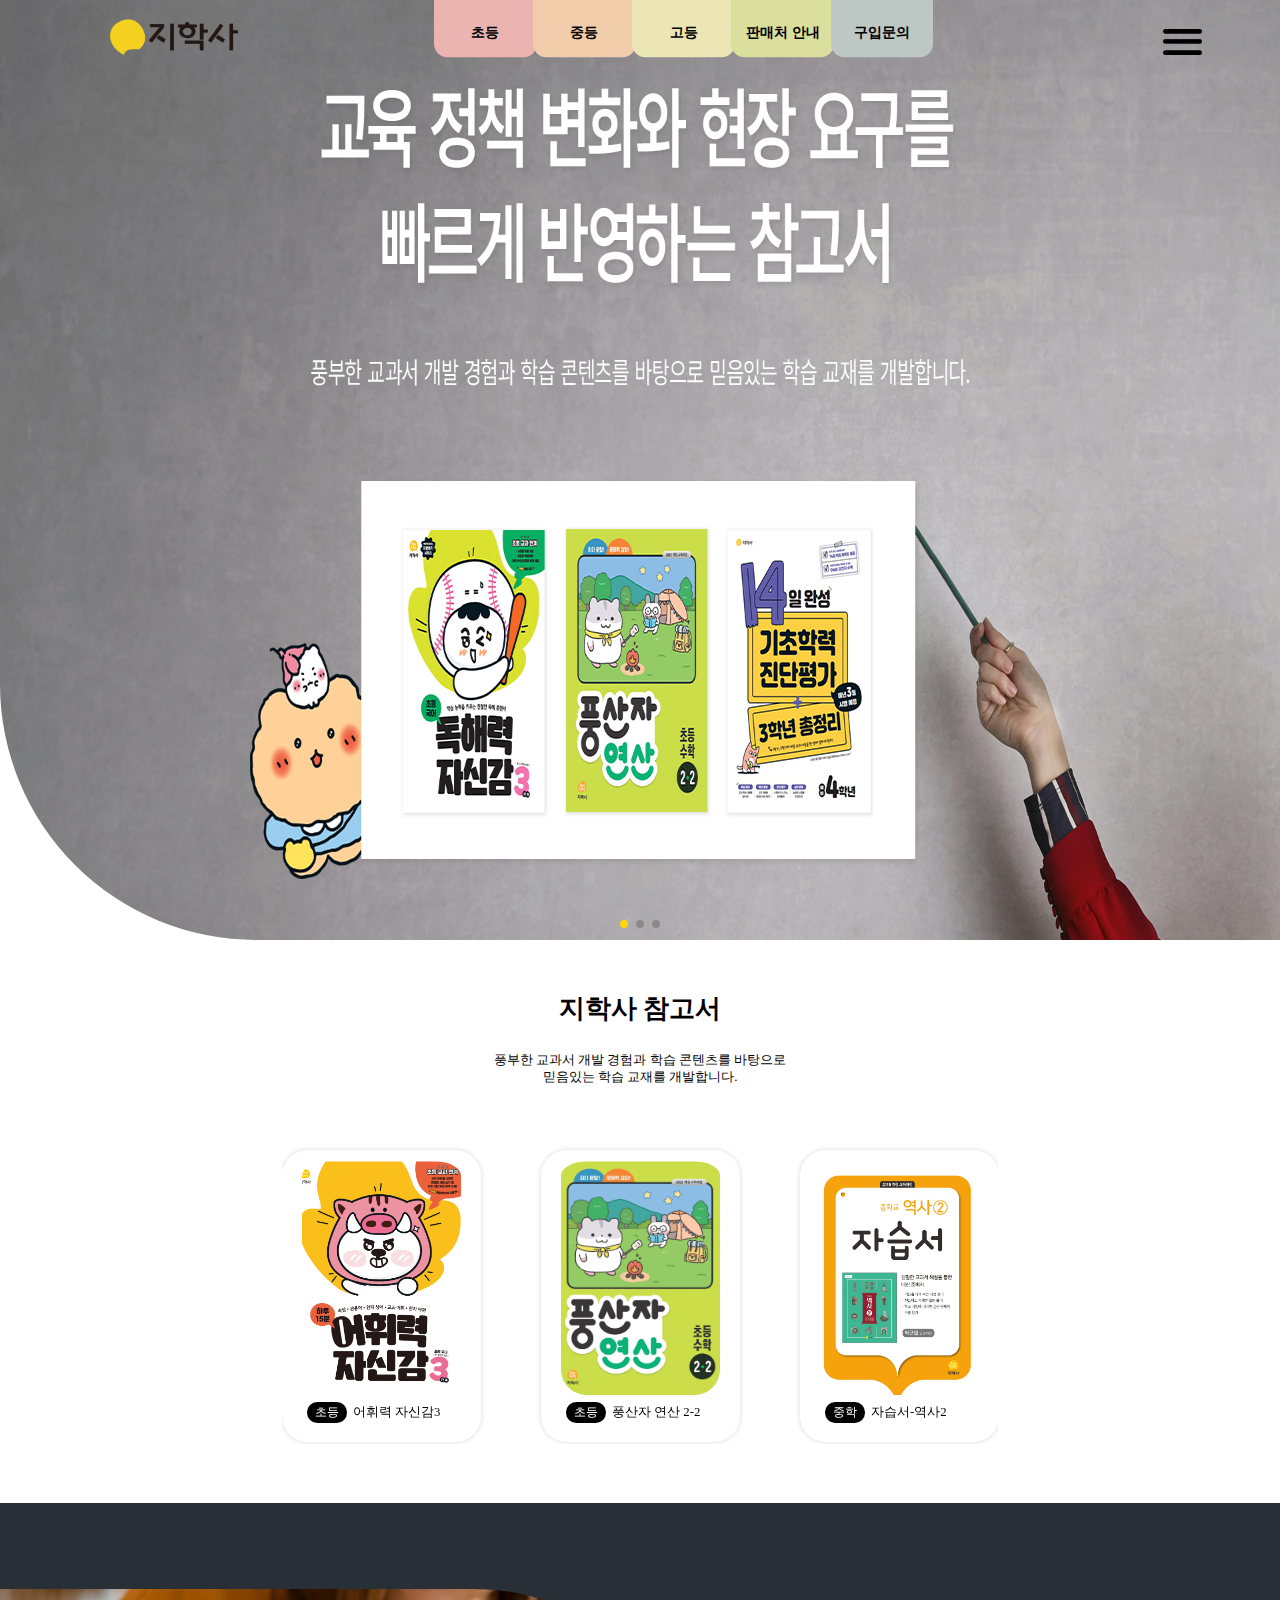
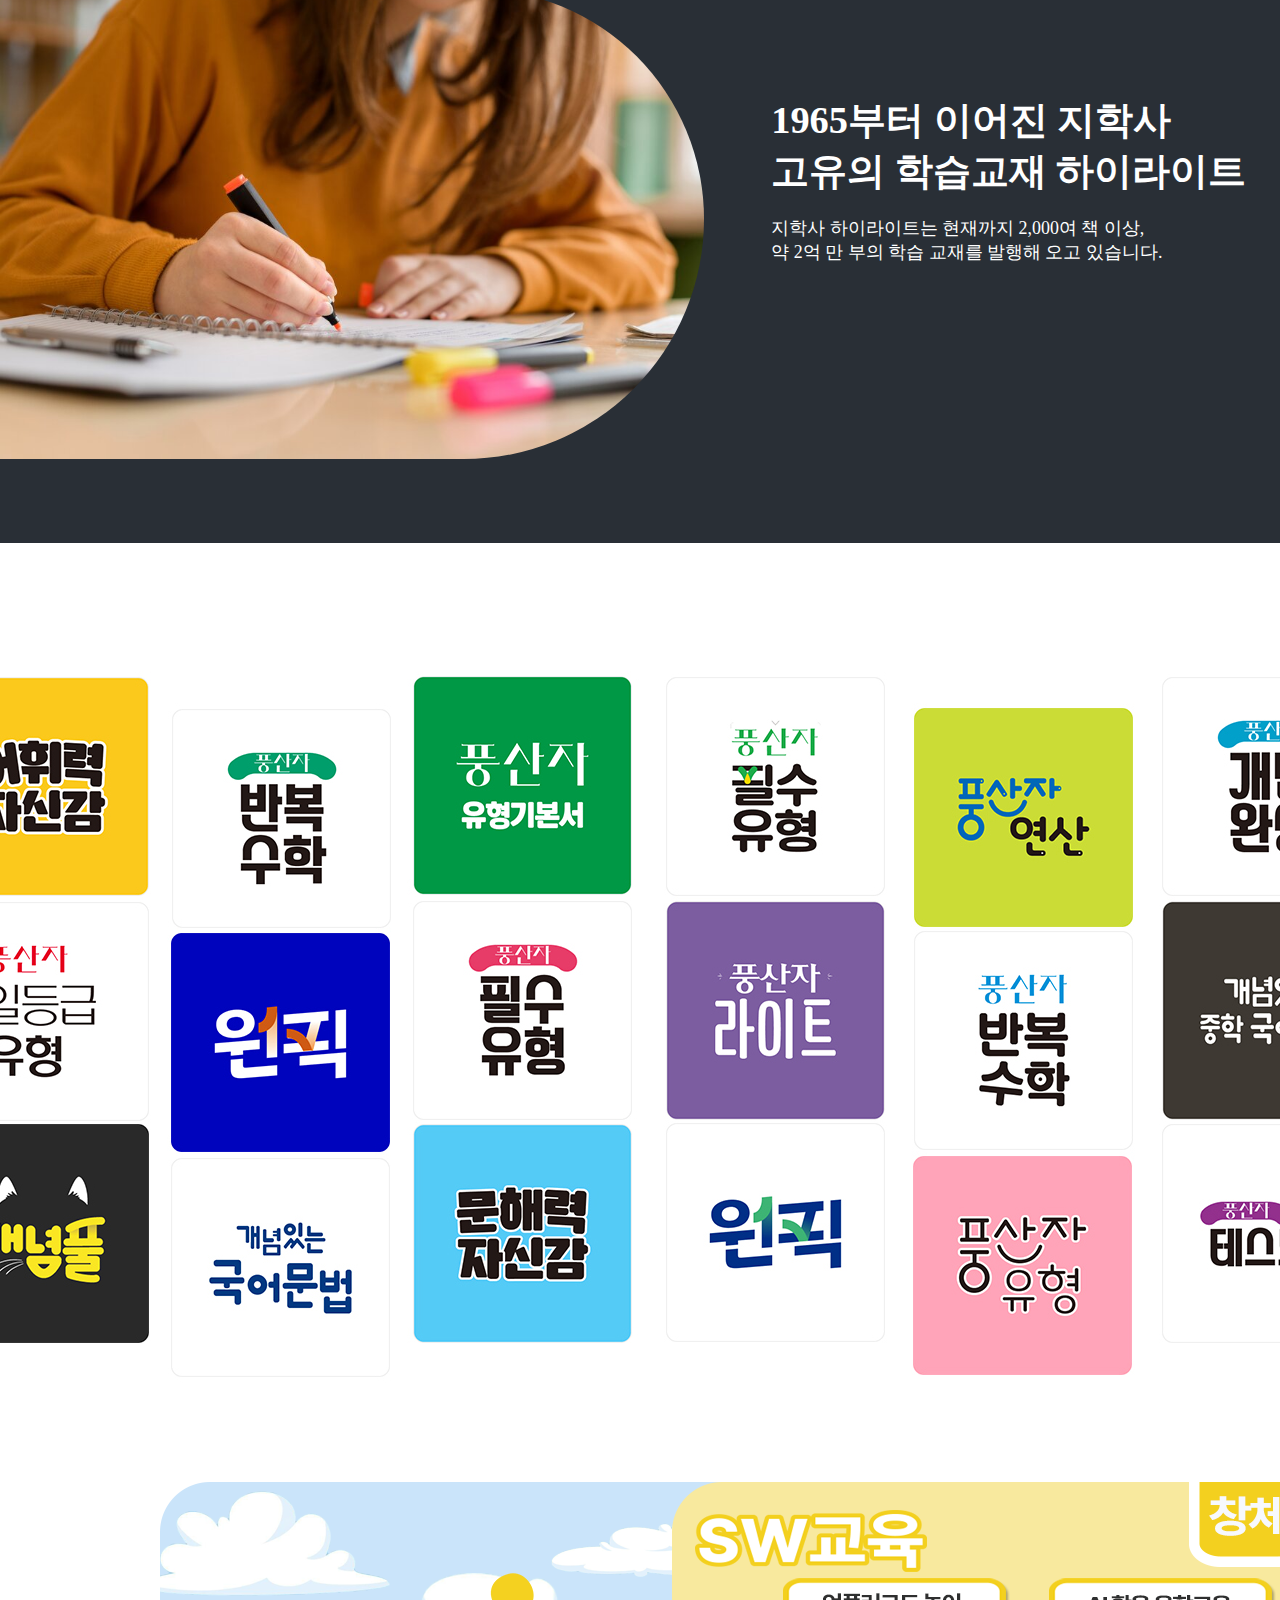
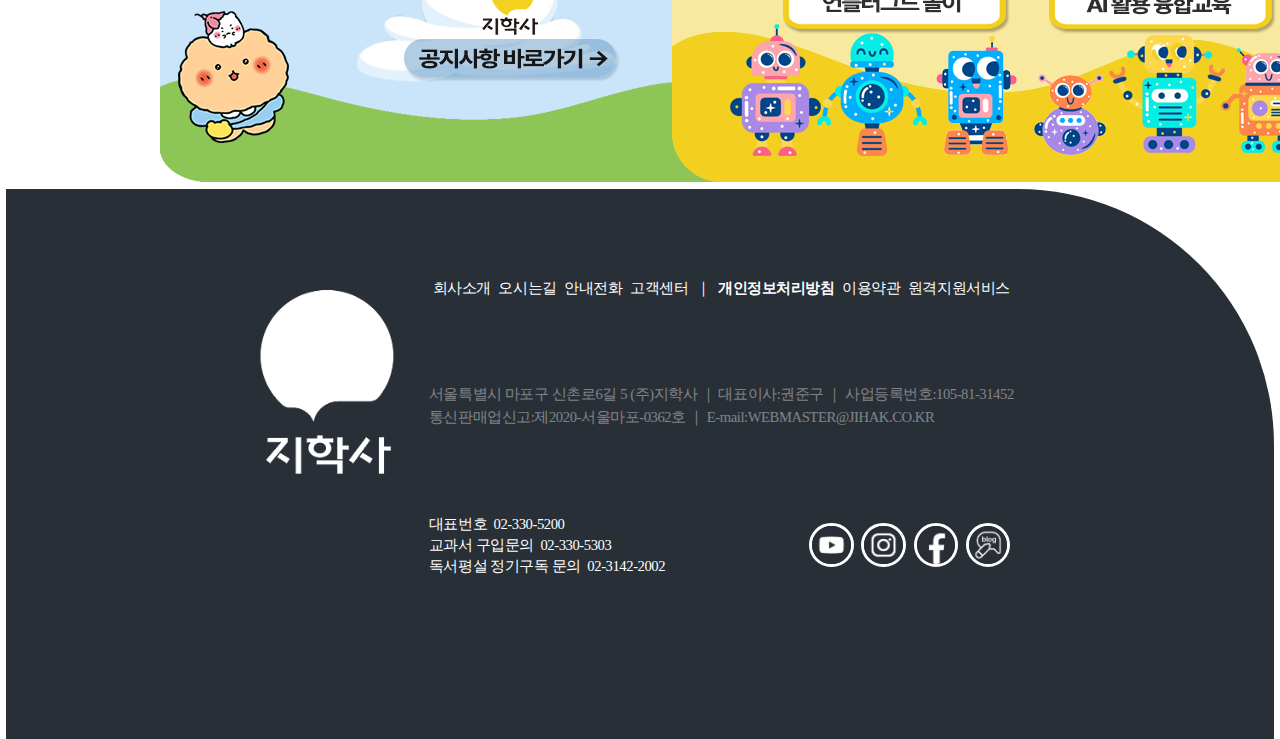
<file: jihaksa/sub/reference.html>
<!DOCTYPE html>
<html lang="en">
<head>
    <meta charset="UTF-8">
    <meta name="viewport" content="width=device-width, initial-scale=1.0">
    <title>지학사 참고서</title>

    <link href="../css/reference_nav.css" rel="stylesheet">
    <link href="../css/textbook_main.css" rel="stylesheet">
    <link href="../css/reference_header.css" rel="stylesheet">
    <link href="../css/textbook_text.css" rel="stylesheet">
    <link href="../css/textbook_autoslide.css" rel="stylesheet">
    <link href="../css/textbook_solution.css" rel="stylesheet">
    <link href="../css/textbook_client.css" rel="stylesheet">
    <link href="../css/footer.css" rel="stylesheet">
    <link href="../css/reference_intro.css" rel="stylesheet">

    <link rel="stylesheet" href="https://cdn.jsdelivr.net/npm/swiper@11/swiper-bundle.min.css" />

    <style>

        *
        {
            margin: 0 auto;
            padding: 0;
        }

        :root
        {
            --swiper-theme-color: #ffd800;
        }

    </style>

</head>
<body>
    <div class="header_box"></div>
        <header>
            <div class="header_wrap">

                <div class="logo">
                    <a href="../index.html">
                        <img src="../img/logo_black.png">
                    </a>
                </div>

                <div class="container">
                    <div class="contents">
                        <section class="c num1">
                            <span class="nav_span"><a href="#"><b>초등</b></a></span>
                        </section>

                        <section class="c num2">
                            <span class="nav_span"><a href="#"><b>중등</b></a></span>
                        </section>

                        <section class="c num3">
                            <span class="nav_span"><a href="#"><b>고등</b></a></span>
                        </section>

                        <section class="c num4">
                            <span class="nav_span"><a href="#"><b>판매처 안내</b></a></span>
                        </section>

                        <section class="c num5">
                            <span class="nav_span"><a href="#"><b>구입문의</b></a></span>
                        </section>
                    </div>
                </div> <!--container-->


                <div class="menu_box">
                    <img src="../img/menu_black.png">
                </div>
            </div><!--header_wrap-->
        </header>

        <section class="textbook-main-visual">

            <div class="swiper2 mySwiper2">
                <div class="swiper-wrapper">

                  <div class="swiper-slide main-img">
                        <img src="../img/reference_main1-1.jpg">
                  </div>

                  <div class="swiper-slide main-img">
                    <img src="../img/reference_main2-1.jpg">
                  </div>

                  <div class="swiper-slide main-img">
                    <img src="../img/reference_main3-1.jpg">
                  </div>

                </div>

                <div class="swiper-pagination"></div>
              </div>
        </section>

        <section class="textbook_intro">
            <div class=" textbook_wrap">
                <div class="text_box">
                    <h1>지학사 참고서</h1>
                    <p>
                        풍부한 교과서 개발 경험과 학습 콘텐츠를 바탕으로
                        <br>
                        믿음있는 학습 교재를 개발합니다.
                    </p>
                </div>

                <div class="swiper mySwiper">
                    <div class="swiper-wrapper">

                        <div class="swiper-slide">
                            <div class="white-box">
                                <img class="textbook_img" src="../img/reference_book1.jpg">

                                <div class="grade_text_container">
                                    <div class="grade">고등</div>
                                    <p>개념풀-한국지리</p>
                                </div>
                            </div>
                        </div>

                        <div class="swiper-slide">

                            <div class="white-box">
                                <img img class="textbook_img" src="../img/reference_book2.jpg">

                                <div class="grade_text_container">
                                    <div class="grade">초등</div>
                                    <p>어휘력 자신감3</p>
                                </div>
                            </div>

                        </div>

                        <div class="swiper-slide">

                            <div class="white-box">
                                <img img class="textbook_img" src="../img/reference_book3.jpg">

                                <div class="grade_text_container">
                                    <div class="grade">초등</div>
                                    <p>풍산자 연산 2-2</p>
                                </div>
                            </div>
                        </div>

                        <div class="swiper-slide">
                            <div class="white-box">
                                <img img class="textbook_img" src="../img/reference_book4.jpg">

                                <div class="grade_text_container">
                                    <div class="grade">중학</div>
                                    <p>자습서-역사2</p>
                                </div>
                            </div>

                        </div>

                        <div class="swiper-slide">
                            <div class="white-box">
                                <img img class="textbook_img" src="../img/reference_book5.jpg">

                                <div class="grade_text_container">
                                    <div class="grade">고등</div>
                                    <p>풍산자-확률과 통계</p>
                                </div>
                            </div>
                        </div>

                        </div>
                </div>
        </div>
        </section>

        <section class="reference-intro">
            <div class="reference_container">
                <img class="deco_img" src="../img/reference_intro.jpg">

                <div class="reference_text_box">
                    <h1>1965부터 이어진 지학사<br>고유의 학습교재 하이라이트</h1>
                    <h5>지학사 하이라이트는 현재까지 2,000여 책 이상, <br>약 2억 만 부의 학습 교재를 발행해 오고 있습니다.</h5>
                </div>

            </div><!-- reference_container -->
        </section>

        <section class="reference-collection">
            <img class="collection-img" src="../img/reference_book_collection.jpg">
        </section>

        <section class="reference_client">
            <div class="reference-banner_container textbook_wrap">
                <div class="client_banner">
                    <img src="../img/textbook_info_banner.png">
                </div>
                <div class="client_banner">
                    <img src="../img/t-solution_banner.png">
                </div>
            </div>
        </section>
        
    <footer>
    <div class="wrap_footer">   <!-- wrap 이름변경 가능/ wrap size:1440px/ 이름 변경시 css변경삭제 필수 -->
        <div class="foot">
            <div class="foot_left">
                <img src="../img/jihaksa_logo_white.png" alt="">
            </div> <!-- foot_left end -->
            
            <div class="foot_right">
                <div class="foot_text">
                    <span><a href="#">회사소개</a></span>
                    <span><a href="#">오시는길</a></span>
                    <span><a href="#">안내전화</a></span>
                    <span><a href="#">고객센터</a></span>
                    <span>｜</span>
                    <span class="foot_text_bold"><a href="#">개인정보처리방침</a></span>
                    <span><a href="#">이용약관</a></span>
                    <span><a href="#">원격지원서비스</a></span>
                </div>


                <div class="foot_info">
                    <div class="info1">
                        <span>서울특별시 마포구 신촌로6길 5 (주)지학사</span>
                        <span>｜</span>
                        <span>대표이사:권준구</span>
                        <span>｜</span>
                        <span>사업등록번호:105-81-31452</span>
                    </div>
                    <div class="info2">
                        <span>통신판매업신고:제2020-서울마포-0362호</span>
                        <span>｜</span>
                        <span>E-mail:WEBMASTER@JIHAK.CO.KR</span>
                    </div>
                </div>
            
                <div class="foot_telsns">
                <div class="foot_tel">
                    <p>대표번호 &nbsp;02-330-5200</p>
                    <p>교과서 구입문의 &nbsp;02-330-5303</p>
                    <p>독서평설 정기구독 문의 &nbsp;02-3142-2002</p>
                </div>

                <div class="sns">
                    <div class="youtube">
                        <img src="../img/youtube_icon.png" alt="">
                    </div>
                    <div class="insta">
                        <img src="../img/insta_icon.png" alt="">
                    </div>
                    <div class="facebook">
                        <img src="../img/facebook_icon.png" alt="">
                    </div>
                    <div class="blog">
                        <img src="../img/blog_icon.png" alt="">
                    </div>
                </div> <!-- sns end -->
                </div> <!-- foot_telsns end -->
            </div> <!-- foot_right end -->
        </div> <!-- foot end -->    
    </div> <!-- wrap_footer end -->
    </footer>

  <!-- Swiper JS -->
  <script src="https://cdn.jsdelivr.net/npm/swiper@11/swiper-bundle.min.js"></script>

  <!-- Initialize Swiper -->
  <script>
    var swiper2 = new Swiper(".mySwiper2", {
        effect: "fade",
        pagination: {
        el: ".swiper-pagination",
    },
    autoplay:
    {
        delay: 4000
    },
    speed: 2e2,
    loop: true,
    });

    var swiper = new Swiper(".mySwiper", {
      slidesPerView: 3,
      spaceBetween: 60,
      autoplay: {
            delay: 0, 
            // 슬라이드가 자동으로 전환되기까지의 시간 간격
            desableOnInteraction: false, 
            // arrow나 pagination이용 후 자동 재생을 비활성화 할지의 여부
      },
      speed: 5e3,
      // 슬라이드가 자동으로 전환되는 속도를 설정
      loop: true,
      // 슬라이드가 무한 순환
      freemode: true
      // 슬라이드가 자유롭게 스와이프 되도록 설정
    });
  </script>

</body>
</html>
</file>
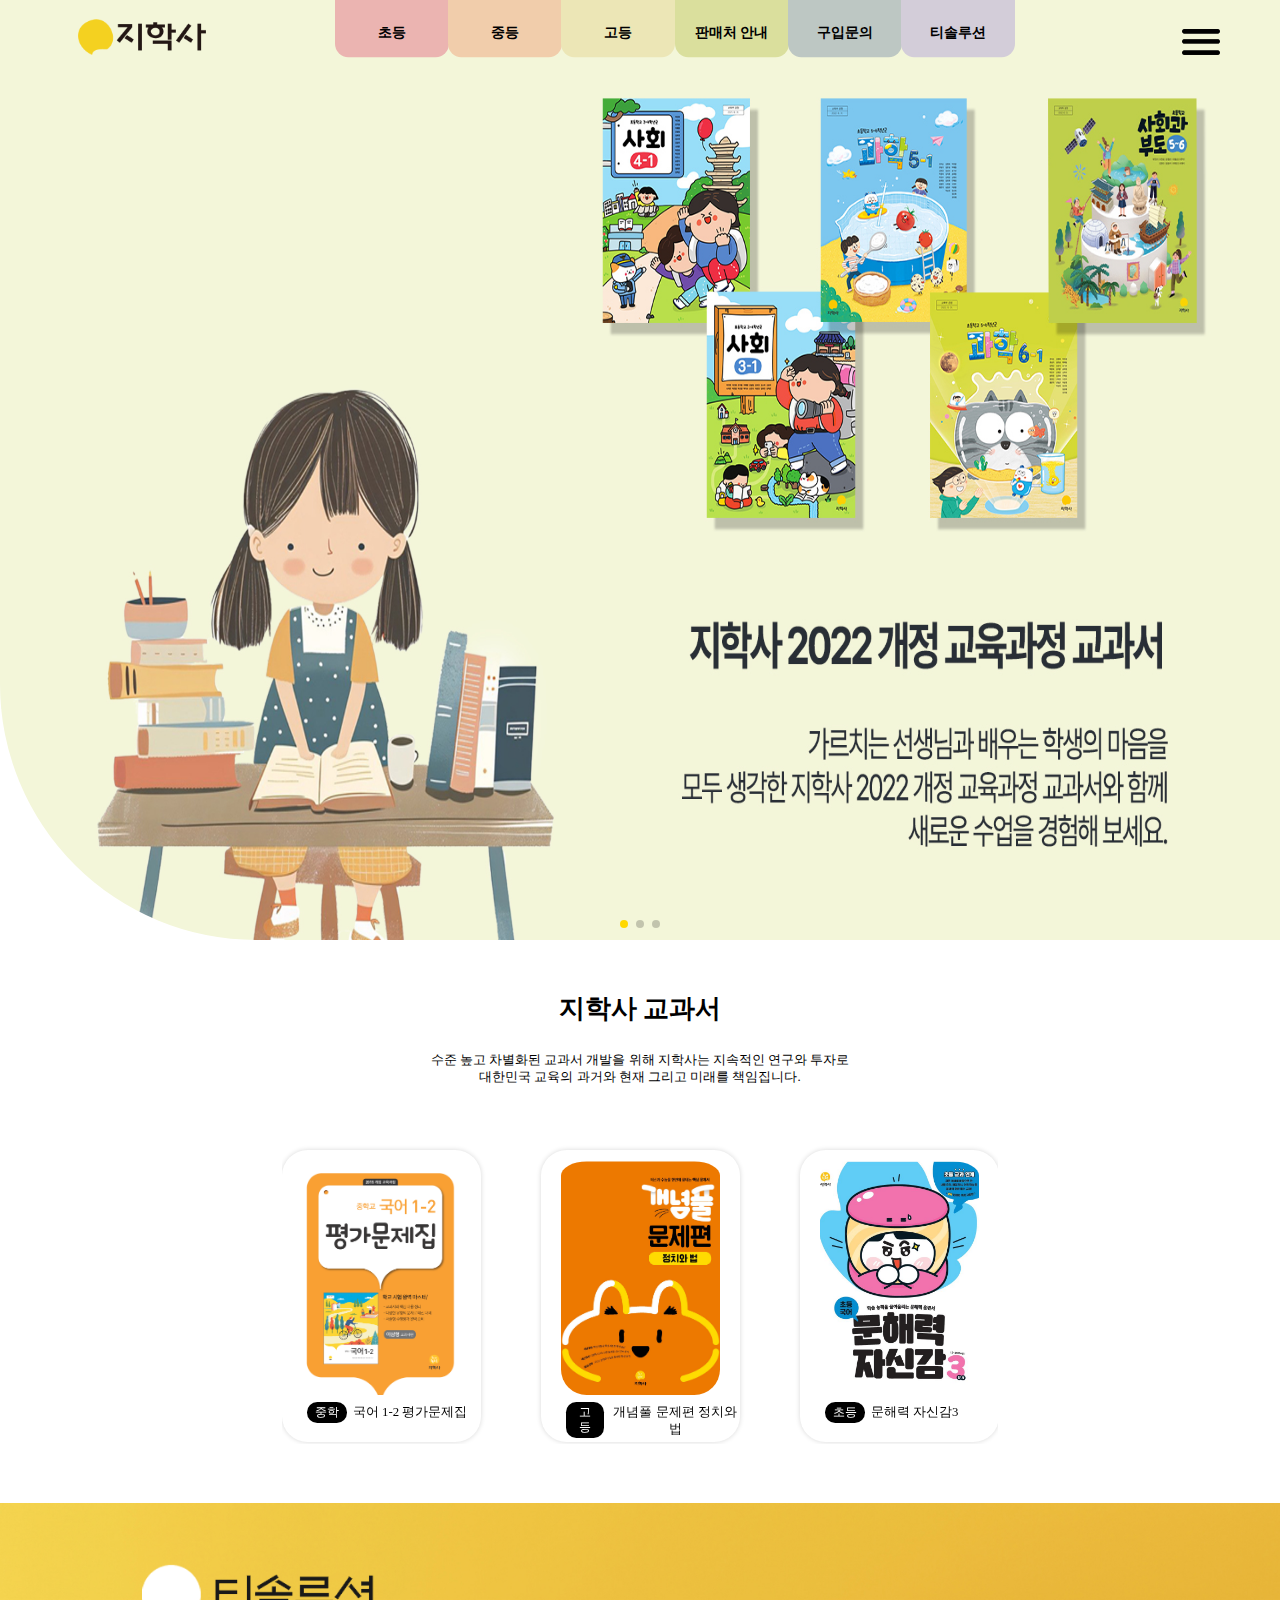
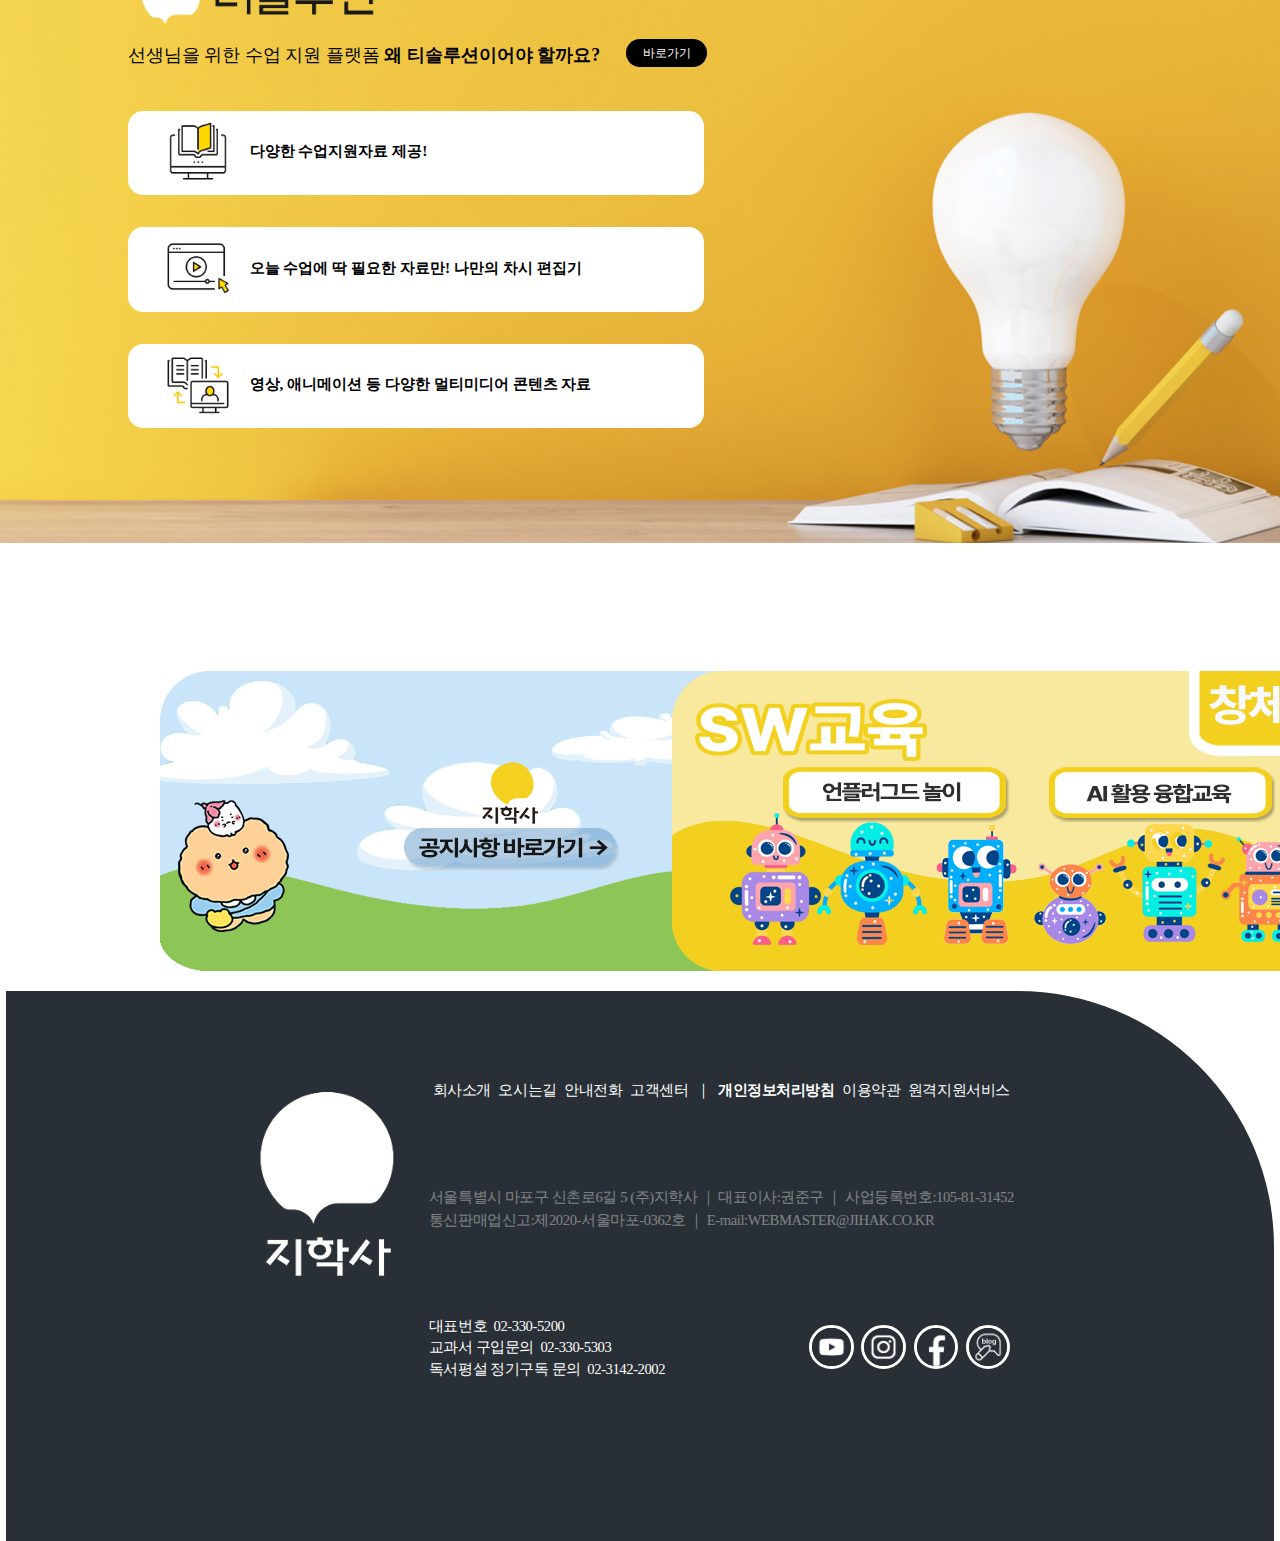
<file: jihaksa/sub/textbook.html>
<!DOCTYPE html>
<html lang="en">
<head>
    <meta charset="UTF-8">
    <meta name="viewport" content="width=device-width, initial-scale=1.0">
    <title>지학사 교과서</title>

    <link href="../css/textbook_nav.css" rel="stylesheet">
    <link href="../css/textbook_main.css" rel="stylesheet">
    <link href="../css/textbook_header.css" rel="stylesheet">
    <link href="../css/textbook_text.css" rel="stylesheet">
    <link href="../css/textbook_autoslide.css" rel="stylesheet">
    <link href="../css/textbook_solution.css" rel="stylesheet">
    <link href="../css/textbook_client.css" rel="stylesheet">
    <link href="../css/footer.css" rel="stylesheet">

    <link rel="stylesheet" href="https://cdn.jsdelivr.net/npm/swiper@11/swiper-bundle.min.css" />

    <style>

        *
        {
            margin: 0 auto;
            padding: 0;
        }

        :root
        {
            --swiper-theme-color: #ffd800;
        }

    </style>

</head>
<body>
    <div class="header_box"></div>
        <header>
            <div class="header_wrap">

                <div class="logo">
                    <a href="../index.html">
                        <img src="../img/logo_black.png">
                    </a>
                </div>

                <div class="container">
                    <div class="contents">
                        <section class="c num1">
                            <span class="nav_span">참고서 가이드</span>
                            <span class="nav_span"><a href="#"><b>초등</b></a></span>
                        </section>

                        <section class="c num2">
                            <span class="nav_span"><a href="#"><b>중등</b></a></span>
                        </section>

                        <section class="c num3">
                            <span class="nav_span"><a href="#"><b>고등</b></a></span>
                        </section>

                        <section class="c num4">
                            <span class="nav_span"><a href="#"><b>판매처 안내</b></a></span>
                        </section>

                        <section class="c num5">
                            <span class="nav_span"><a href="#"><b>구입문의</b></a></span>
                        </section>

                        <section class="c num6">
                            <span class="nav_span"><a href="#"><b>티솔루션</b></a></span>
                        </section>
                    </div>
                </div> <!--container-->


                <div class="menu_box">
                    <img src="../img/menu_black.png">
                </div>
            </div><!--header_wrap-->
        </header>

        <section class="textbook-main-visual">

            <div class="swiper2 mySwiper2">
                <div class="swiper-wrapper">

                  <div class="swiper-slide main-img">
                        <img src="../img/textbook_main1.jpg">
                  </div>

                  <div class="swiper-slide main-img">
                    <img src="../img/textbook_main2.jpg">
                  </div>

                  <div class="swiper-slide main-img">
                    <img src="../img/textbook_main3.jpg">
                  </div>

                </div>

                <div class="swiper-pagination"></div>
              </div>
        </section>

        <section class="textbook_intro">
            <div class=" textbook_wrap">
                <div class="text_box">
                    <h1>지학사 교과서</h1>
                    <p>
                        수준 높고 차별화된 교과서 개발을 위해 지학사는 지속적인 연구와 투자로
                        <br>
                        대한민국 교육의 과거와 현재 그리고 미래를 책임집니다.
                    </p>
                </div>

                <div class="swiper mySwiper">
                    <div class="swiper-wrapper">

                        <div class="swiper-slide">
                            <div class="white-box">
                                <img class="textbook_img" src="../img/science.jpg">

                                <div class="grade_text_container">
                                    <div class="grade">초등</div>
                                    <p>과학 4-2</p>
                                </div>
                            </div>
                        </div>

                        <div class="swiper-slide">

                            <div class="white-box">
                                <img img class="textbook_img" src="../img/middle-korean.png">

                                <div class="grade_text_container">
                                    <div class="grade">중학</div>
                                    <p>국어 1-2 평가문제집</p>
                                </div>
                            </div>

                        </div>

                        <div class="swiper-slide">

                            <div class="white-box">
                                <img img class="textbook_img" src="../img/concept_plusbook.jpg">

                                <div class="grade_text_container">
                                    <div class="grade">고등</div>
                                    <p>개념풀 문제편 정치와법 </p>
                                </div>
                            </div>
                        </div>

                        <div class="swiper-slide">
                            <div class="white-box">
                                <img img class="textbook_img" src="../img/literacy.jpg">

                                <div class="grade_text_container">
                                    <div class="grade">초등</div>
                                    <p>문해력 자신감3</p>
                                </div>
                            </div>

                        </div>

                        <div class="swiper-slide">
                            <div class="white-box">
                                <img img class="textbook_img" src="../img/physics.jpg">

                                <div class="grade_text_container">
                                    <div class="grade">고등</div>
                                    <p>물리학2</p>
                                </div>
                            </div>
                        </div>

                        </div>
                </div>
        </div>
        </section>

        <section class="textbook_t-solution">
            <div class="t-solution_container">
                
                <div class="t_logo">
                    <img src="../img/t-solution.jpg">
                </div>


                <div class="flex_container">
                    <div class="t_text">
                        <p>선생님을 위한 수업 지원 플랫폼 <b>왜 티솔루션이어야 할까요?</b></p>
                    </div>

                    <span class="go_button">
                        바로가기
                    </span>
                </div><!-- flex_container -->

                <div class="description_box">
                    <img class="t_icon" src="../img/icon-imac.png">
                    <p>다양한 수업지원자료 제공!</p>
                </div>

                <div class="description_box">
                    <img class="t_icon" src="../img/icon-video.png">
                    <p>오늘 수업에 딱 필요한 자료만! 나만의 차시 편집기</p>
                </div>
                
                <div class="description_box">
                    <img class="t_icon" src="../img/icon-ebook_1.png">
                    <p>영상, 애니메이션 등 다양한 멀티미디어 콘텐츠 자료</p>
                </div>


            </div><!-- t-solution_container -->
        </section>

        <section class="textbook_client">
            <div class="banner_container textbook_wrap">
                <div class="client_banner">
                    <img src="../img/textbook_info_banner.png">
                </div>
                <div class="client_banner">
                    <img src="../img/t-solution_banner.png">
                </div>
            </div>
        </section>
        
    <footer>
    <div class="wrap_footer">   <!-- wrap 이름변경 가능/ wrap size:1440px/ 이름 변경시 css변경삭제 필수 -->
        <div class="foot">
            <div class="foot_left">
                <img src="../img/jihaksa_logo_white.png" alt="">
            </div> <!-- foot_left end -->
            
            <div class="foot_right">
                <div class="foot_text">
                    <span><a href="#">회사소개</a></span>
                    <span><a href="#">오시는길</a></span>
                    <span><a href="#">안내전화</a></span>
                    <span><a href="#">고객센터</a></span>
                    <span>｜</span>
                    <span class="foot_text_bold"><a href="#">개인정보처리방침</a></span>
                    <span><a href="#">이용약관</a></span>
                    <span><a href="#">원격지원서비스</a></span>
                </div>


                <div class="foot_info">
                    <div class="info1">
                        <span>서울특별시 마포구 신촌로6길 5 (주)지학사</span>
                        <span>｜</span>
                        <span>대표이사:권준구</span>
                        <span>｜</span>
                        <span>사업등록번호:105-81-31452</span>
                    </div>
                    <div class="info2">
                        <span>통신판매업신고:제2020-서울마포-0362호</span>
                        <span>｜</span>
                        <span>E-mail:WEBMASTER@JIHAK.CO.KR</span>
                    </div>
                </div>
            
                <div class="foot_telsns">
                <div class="foot_tel">
                    <p>대표번호 &nbsp;02-330-5200</p>
                    <p>교과서 구입문의 &nbsp;02-330-5303</p>
                    <p>독서평설 정기구독 문의 &nbsp;02-3142-2002</p>
                </div>

                <div class="sns">
                    <div class="youtube">
                        <img src="../img/youtube_icon.png" alt="">
                    </div>
                    <div class="insta">
                        <img src="../img/insta_icon.png" alt="">
                    </div>
                    <div class="facebook">
                        <img src="../img/facebook_icon.png" alt="">
                    </div>
                    <div class="blog">
                        <img src="../img/blog_icon.png" alt="">
                    </div>
                </div> <!-- sns end -->
                </div> <!-- foot_telsns end -->
            </div> <!-- foot_right end -->
        </div> <!-- foot end -->    
    </div> <!-- wrap_footer end -->
    </footer>

  <!-- Swiper JS -->
  <script src="https://cdn.jsdelivr.net/npm/swiper@11/swiper-bundle.min.js"></script>

  <!-- Initialize Swiper -->
  <script>
    var swiper2 = new Swiper(".mySwiper2", {
        effect: "fade",
        pagination: {
        el: ".swiper-pagination",
    },
    autoplay:
    {
        delay: 4000
    },
    speed: 2e2,
    loop: true,
    });

    var swiper = new Swiper(".mySwiper", {
      slidesPerView: 3,
      spaceBetween: 60,
      autoplay: {
            delay: 0, 
            // 슬라이드가 자동으로 전환되기까지의 시간 간격
            desableOnInteraction: false, 
            // arrow나 pagination이용 후 자동 재생을 비활성화 할지의 여부
      },
      speed: 5e3,
      // 슬라이드가 자동으로 전환되는 속도를 설정
      loop: true,
      // 슬라이드가 무한 순환
      freemode: true
      // 슬라이드가 자유롭게 스와이프 되도록 설정
    });
  </script>

</body>
</html>
</file>
<file: jihaksa/css/reference_nav.css>
.container
{
    max-width: 55%;
}

.contents
{
    display: grid;
    grid-template-columns: 1fr 1fr 1fr 1fr 1fr;
}

.contents .c.num1
{
    background: #ebb4b1;
}

.contents .c.num2
{
    background: #f1cdab;
}

.contents .c.num3
{
    background: #ece6b6;
}

.contents .c.num4
{
    background: #dadf9d;
}

.contents .c.num5
{
    background: #bdc7c3;
}


.contents .c.num1, .contents .c.num2, .contents .c.num3, .contents .c.num4, .contents .c.num5
{
    flex-direction: column;
    font-size: 1.13vw;
    display: grid;

    align-items: end;
    padding-left: 1vw;
    padding-right: 1vw;
    width: 78%;
    height: 25vw;

    border-radius: 0 0 1.04167vw 1.04167vw;
}

@media(max-width:979px)
{
    .contents .c.num1, .contents .c.num2, .contents .c.num3, .contents .c.num4, .contents .c.num5
    {
        transform: translateY(calc(100% - 455px));
        height: 250px;
    }
}

@media (min-width: 980px) {
    .contents .c.num1, .contents .c.num2, .contents .c.num3, .contents .c.num4, .contents .c.num5
    {
        transform: translateY(calc(100% - 45.5vw));
    }
}


@media (min-width: 1040px) {
    .contents .c.num1, .contents .c.num2, .contents .c.num3, .contents .c.num4, .contents .c.num5
    {
        transform: translateY(calc(100% - 45.5vw));
    }
}

@media (min-width: 1240px)
{
    .contents .c.num1, .contents .c.num2, .contents .c.num3, .contents .c.num4, .contents .c.num5
    {
        transform: translateY(calc(100% - 46.5vw));
        height: 25.5vw;
    }
}


.contents .c .nav_span
{
    padding-bottom: 15px;
}

.contents .c .nav_span a
{
    text-decoration: none;
    color: black;
}
</file>
<file: jihaksa/css/textbook_main.css>
.textbook-main-visual
{
    position: relative;
}

.textbook-main-visual .main-img
{
    height: 940px;
}

.textbook-main-visual .main-img img
{
    width: 100%;
    height: 940px;
    border-radius: 0 0 0 20vw;  /* ----- 좌측하단 모서리 둥글게 ----- */
}
</file>
<file: jihaksa/css/reference_header.css>
header
{
    position: absolute; /* -----  static 기준으로, 일반적인 문서 흐름에 따라 배치 -----   */
    z-index: 2;
}

.header_wrap
{
    width: 200%;
    display: flex;
    justify-content: center;
    margin: 0 auto;
}

.logo
{
    margin-top: 1.5vw;
}

.logo img
{
    width: 10vw;
    margin-right: -2vw;
}

.menu_box
{
    margin-top: 1vw;
    width: 3vw;
    height: 2vw;
    padding: 1.3vw 1vw;
}

.menu_box img
{
    width: 3vw;
}

/* -----   지학사는 비움에 뜻을 세운 ~~  ----- */
.main-text p
{
    position: absolute;
    top: 18vw;
    left: 27vw;
    z-index: 1;

    color: white;
    font-weight: bold;
    font-size: 3vw;
}
</file>
<file: jihaksa/css/textbook_text.css>
.textbook_wrap
{
    margin: 0 auto;
    width: 80%;
    height: 50%;
}

.textbook_wrap .text_box
{
    text-align: center;
    margin: 4vw 0;
}

.textbook_wrap .text_box h1
{
    font-size: 2vw;
    margin-bottom: 2vw;
}

.textbook_wrap .text_box p
{
    font-size: 1vw;
    margin-bottom: 2vw;
}

.textbook_intro
{
    height: 40vw;
}
</file>
<file: jihaksa/css/textbook_solution.css>
.textbook_t-solution
{
    background: url("../img/bg-textbook-solution.jpg");
    width: 100%;
    height: 50vw;
    background-size: cover;
}

.textbook_t-solution .t-solution_container
{
    width: 80%;
    padding-top: 4vw;
}

.textbook_t-solution .t-solution_container .t_logo img
{
    width: 20vw;
    margin-bottom: 0.5vw;
}

.textbook_t-solution .t-solution_container .flex_container
{
    display: flex;
    justify-content: start;
    margin-bottom: 3.4vw;
}

.textbook_t-solution .t-solution_container .t_text
{
    margin: 0;
}

.textbook_t-solution .t-solution_container .t_text p
{
    font-size: 1.4vw;
}

.textbook_t-solution .t-solution_container .go_button
{
    margin-left: 2vw;
    margin-top: -0.3vw;
    background-color: black;
    font-size: 0.9vw;
    color: white;

    padding: 0.5vw 1.3vw;
    border-radius: 1.3vw;
}

.description_box
{
    background: white;
    margin: 2.5vw 0;
    width: 45vw;
    height: 6.6vw;

    border-radius: 1.2vw;

    display: flex;
    justify-content: flex-start;

    transition:  .3s;

}

.description_box:hover
{
    box-shadow: 0 0 30px rgba(255, 8, 0, 0.2);

    padding: 0.1vw 0.2vw;
    height: 6.8vw;
}

.description_box .t_icon
{
    padding-top: 0.7vw;
    padding-left: 3vw;

    width: 5vw;
    height: 5vw;
    margin: 0;
}

.description_box p
{
    font-size: 1.2vw;
    font-weight: bold;

    padding-left: 1.5vw;
    padding-top: 2.4vw;

    margin: 0;
}
</file>
<file: jihaksa/css/textbook_client.css>
.textbook_client
{
    height: 35vw;
}

.banner_container
{
    display: flex;
    justify-content: space-between;

    padding-top: 10vw;
}

.client_banner
{
    width: 35vw;
    height: 15vw;

    border-radius: 3vw;
}
</file>
<file: jihaksa/css/footer.css>
footer
{
    width: 99vw;
    height: 550px;
    border-radius: 0 20vw 0 0;
    background-color: #292f36;
}

.wrap_footer
{
    width: 80%;
    margin: 0 auto;
}

.foot
{
    display: flex;
    padding: 10vh 0;
}

.foot_left
{
    padding-right: 2vw;
}

.foot_left img
{
    width: 85%;
    padding-left: 50%;
}

.foot_right
{
    display: flex;
    flex-direction: column;
    justify-content: space-between;
    height: 300px;
    padding-right: 10%;
}

.foot_text
{
    display: flex;
    flex-direction: row;
    justify-content: space-between;
    width: 100%;
}
.foot_text a, .foot_text span, .foot_info, .foot_tel
{
    font-size: 1.14583vw;
    letter-spacing: -0.03438vw;
    line-height: 1.45833vw;
    color: white;
    text-decoration: none;
}

.foot_text span a:hover
{
    color: #FFD800;
}

.foot_text_bold a
{
    font-weight: bold;
}

.foot_info
{
    color: #FFF;
    opacity: 0.4;
    margin: 5vh 0;
}

.info1
{
    margin-bottom: 0.5vh;
}

.foot_telsns
{
    display: flex;
    justify-content: space-between;
    width: 100%
}
.foot_tel
{
    width: 100%;
}

.foot_tel p
{
    margin-bottom: 0.3vh;
}

.sns
{
    display: flex;
    align-items: center;
}

.youtube img, .insta img, .facebook img, .blog img
{
    width: 3vw;
    height: 3vw;
    border-radius: 99vw;
    margin: 0.3vw;
    border: solid #fff;
}
</file>
<file: jihaksa/css/reference_intro.css>
.reference-intro
{
    background-color: #292f36;
    height: 50vw;
}

.deco_img
{
    width: 55%;
    height: 80%;
    border-radius: 0 23vw 24vw 0vw;

    margin-top: 6.7vw;
    margin-left: 0;
}

.reference_container
{
    display: flex;
    justify-content:flex-start;
    margin:0;

    color: white;
}

.reference_text_box
{
    margin-top: 15vw;
}

.reference_text_box h1
{
    font-size: 3.0vw;
    margin-bottom: 1.5vw;
}

.reference_text_box h5
{
    font-size: 1.4vw;
    font-weight: 400;
}

.reference-collection
{
    display: flex;
    justify-content: center;
}

.collection-img
{
    padding-top: 5vw;
}

.reference-banner_container
{
    display: flex;
    justify-content: space-between;
    padding-top: 3vw;
}

.reference_client
{
    height: 27vw;
}
</file>
<file: jihaksa/css/textbook_nav.css>
.container
{
    max-width: 55%;
}

.contents
{
    display: grid;
    grid-template-columns: 1fr 1fr 1fr 1fr 1fr 1fr;
}

.contents .c.num1
{
    background: #ebb4b1;
}

.contents .c.num2
{
    background: #f1cdab;
}

.contents .c.num3
{
    background: #ece6b6;
}

.contents .c.num4
{
    background: #dadf9d;
}

.contents .c.num5
{
    background: #bdc7c3;
}

.contents .c.num6
{
    background: #d3cdd9;
}

.contents .c.num1, .contents .c.num2, .contents .c.num3, .contents .c.num4, .contents .c.num5, .contents .c.num6
{
    flex-direction: column;
    font-size: 1.13vw;
    display: grid;

    align-items: end;
    padding-left: 1vw;
    padding-right: 1vw;
    width: 78%;
    height: 25vw;

    border-radius: 0 0 1.04167vw 1.04167vw;
}

@media(max-width:979px)
{
    .contents .c.num1, .contents .c.num2, .contents .c.num3, .contents .c.num4, .contents .c.num5, .contents .c.num6
    {
        transform: translateY(calc(100% - 455px));
        height: 250px;
    }
}

@media (min-width: 980px) {
    .contents .c.num1, .contents .c.num2, .contents .c.num3, .contents .c.num4, .contents .c.num5, .contents .c.num6
    {
        transform: translateY(calc(100% - 45.5vw));
    }
}


@media (min-width: 1040px) {
    .contents .c.num1, .contents .c.num2, .contents .c.num3, .contents .c.num4, .contents .c.num5, .contents .c.num6
    {
        transform: translateY(calc(100% - 45.5vw));
    }
}

@media (min-width: 1240px)
{
    .contents .c.num1, .contents .c.num2, .contents .c.num3, .contents .c.num4, .contents .c.num5, .contents .c.num6
    {
        transform: translateY(calc(100% - 46.5vw));
        height: 25.5vw;
    }
}


.contents .c .nav_span
{
    padding-bottom: 15px;
}

.contents .c .nav_span a
{
    text-decoration: none;
    color: black;
}
</file>
<file: jihaksa/css/textbook_header.css>
header
        {
            position: absolute; /* -----  static 기준으로, 일반적인 문서 흐름에 따라 배치 -----   */
            z-index: 2;
        }

        .header_wrap
        {
            width: 155%;
            display: flex;
            margin: 0 auto;
        }

        .logo
        {
            margin-top: 1.5vw;
        }

        .logo img
        {
            width: 10vw;
            margin-right: -2vw;
        }

        .menu_box
        {
            margin-top: 1vw;
            width: 3vw;
            height: 2vw;
            padding: 1.3vw 1vw;
        }

        .menu_box img
        {
            width: 3vw;
        }

        /* -----   지학사는 비움에 뜻을 세운 ~~  ----- */
        .main-text p
        {
            position: absolute;
            top: 18vw;
            left: 27vw;
            z-index: 1;

            color: white;
            font-weight: bold;
            font-size: 3vw;
        }
</file>
<file: jihaksa/css/textbook_autoslide.css>
.swiper {
  width: 70%;
  height: 120%;
}

.swiper-slide {
  text-align: center;
  font-size: 18px;
  display: flex;
  justify-content: center;
  align-items: center;
}

.white-box
{
  height: 95%;
  background: white;
  border-radius: 2vw;
  
  box-shadow: 0 0 5px rgb(216, 216, 216);
}

.swiper-slide .textbook_img
{
  display: block;
  width: 80%;
  height: 80%;
  object-fit: cover;

  margin-top: 1vw;
  padding-top: 0.9vw;
  border-radius: 2vw;
}

.grade_text_container
{
  display: flex;
  justify-content: flex-start;

  padding-top: 0.6vw;
}

.grade_text_container .grade
{
  background: black;
  color: white;

  font-size: 0.9vw;
  padding: 0.2vw 0.6vw;
  border-radius: 0.8vw;

  margin-left: 2vw;
  margin-right: 0.5vw;
}

.grade_text_container p
{
  font-size: 1vw;
  margin: 0;
  padding-top: 0.1vw;
}
</file>
